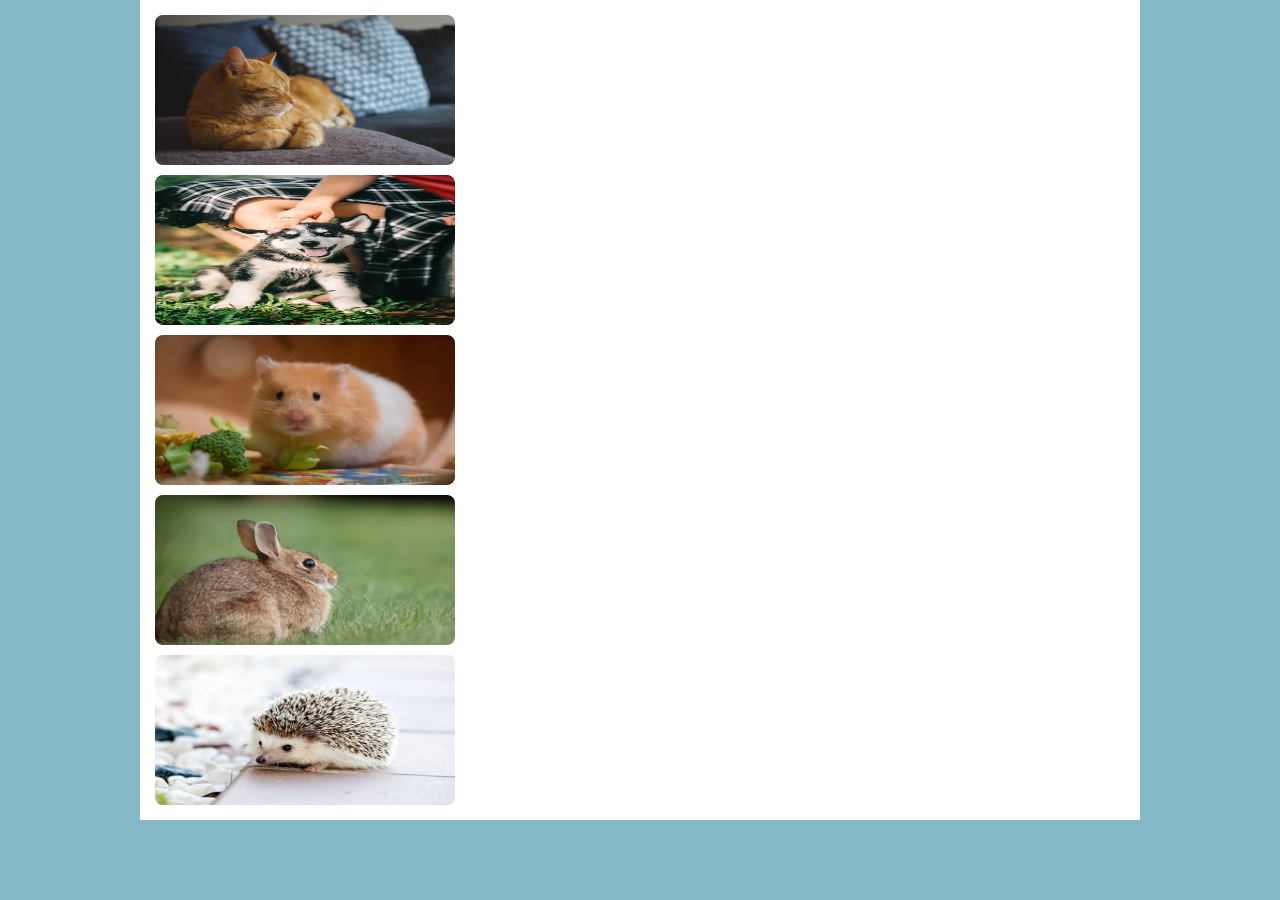
<file: index.html>
<!-- 본인 이름, 사진, 관심사 리스트 -->
 <!DOCTYPE html>
<html lang="ko">
<head>
    <meta charset="UTF-8">
    <meta name="viewport" content="width=device-width, initial-scale=1.0">
    <title>자기소개 페이지</title>
    <link rel="stylesheet" href="style.css">
</head>
<body>
    <div class="container">
        <div class="left-container">
            <!-- 이미지넣기 -->
             <img src="사진1.jpg" alt="고양이">
             <img src="사진2.jpg" alt="강아지">
             <img src="사진3.jpg" alt="햄스터">
             <img src="사진4.jpg" alt="토끼">
             <img src="사진5.jpg" alt="고슴도치">

        </div>

        <div class="right-container">
            <!-- 자기소개적기 -->

        </div>
    </div>


</body>
</file>
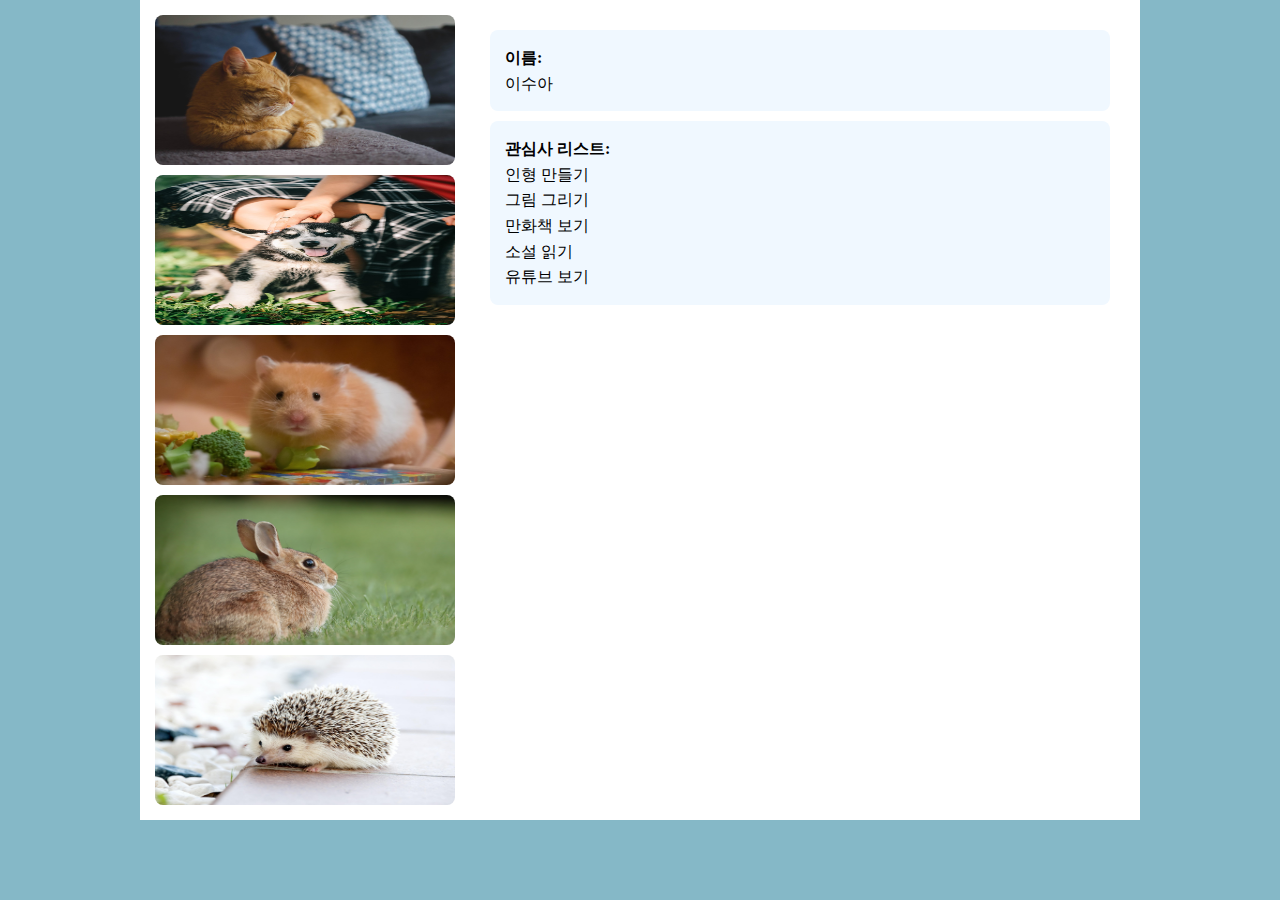
<file: html-css/index.html>
<!-- 본인 이름, 사진, 관심사 리스트 -->
<!-- git경로 다시 설정, 코드 정렬, 클래스 줄이기 -->
 <!DOCTYPE html>
<html lang="ko">
<head>
    <meta charset="UTF-8">
    <meta name="viewport" content="width=device-width, initial-scale=1.0">
    <title>자기소개 페이지</title>
    <link rel="stylesheet" href="style.css">
</head>
<body>
    <div class="container">
        <div class="left-container">
            <!-- 이미지넣기 -->
             <img src="사진1.jpg" alt="고양이">
             <img src="사진2.jpg" alt="강아지">
             <img src="사진3.jpg" alt="햄스터">
             <img src="사진4.jpg" alt="토끼">
             <img src="사진5.jpg" alt="고슴도치">

        </div>


        <div class="right-container">
            <!-- 자기소개적기 -->
            <!-- info box를 만들어서 css코드 중복 작성X -->
             <div class="name-containe info-box">
                <p><strong>이름:</strong><br>이수아
                </p>
             </div>

             <div class="interest-container info-box">
                <p><strong>관심사 리스트:</strong><br>
                인형 만들기<br>
                그림 그리기<br>
                만화책 보기<br>
                소설 읽기<br>
                유튜브 보기
                </p>
            </div>

        </div>
    </div>


</body>
</file>
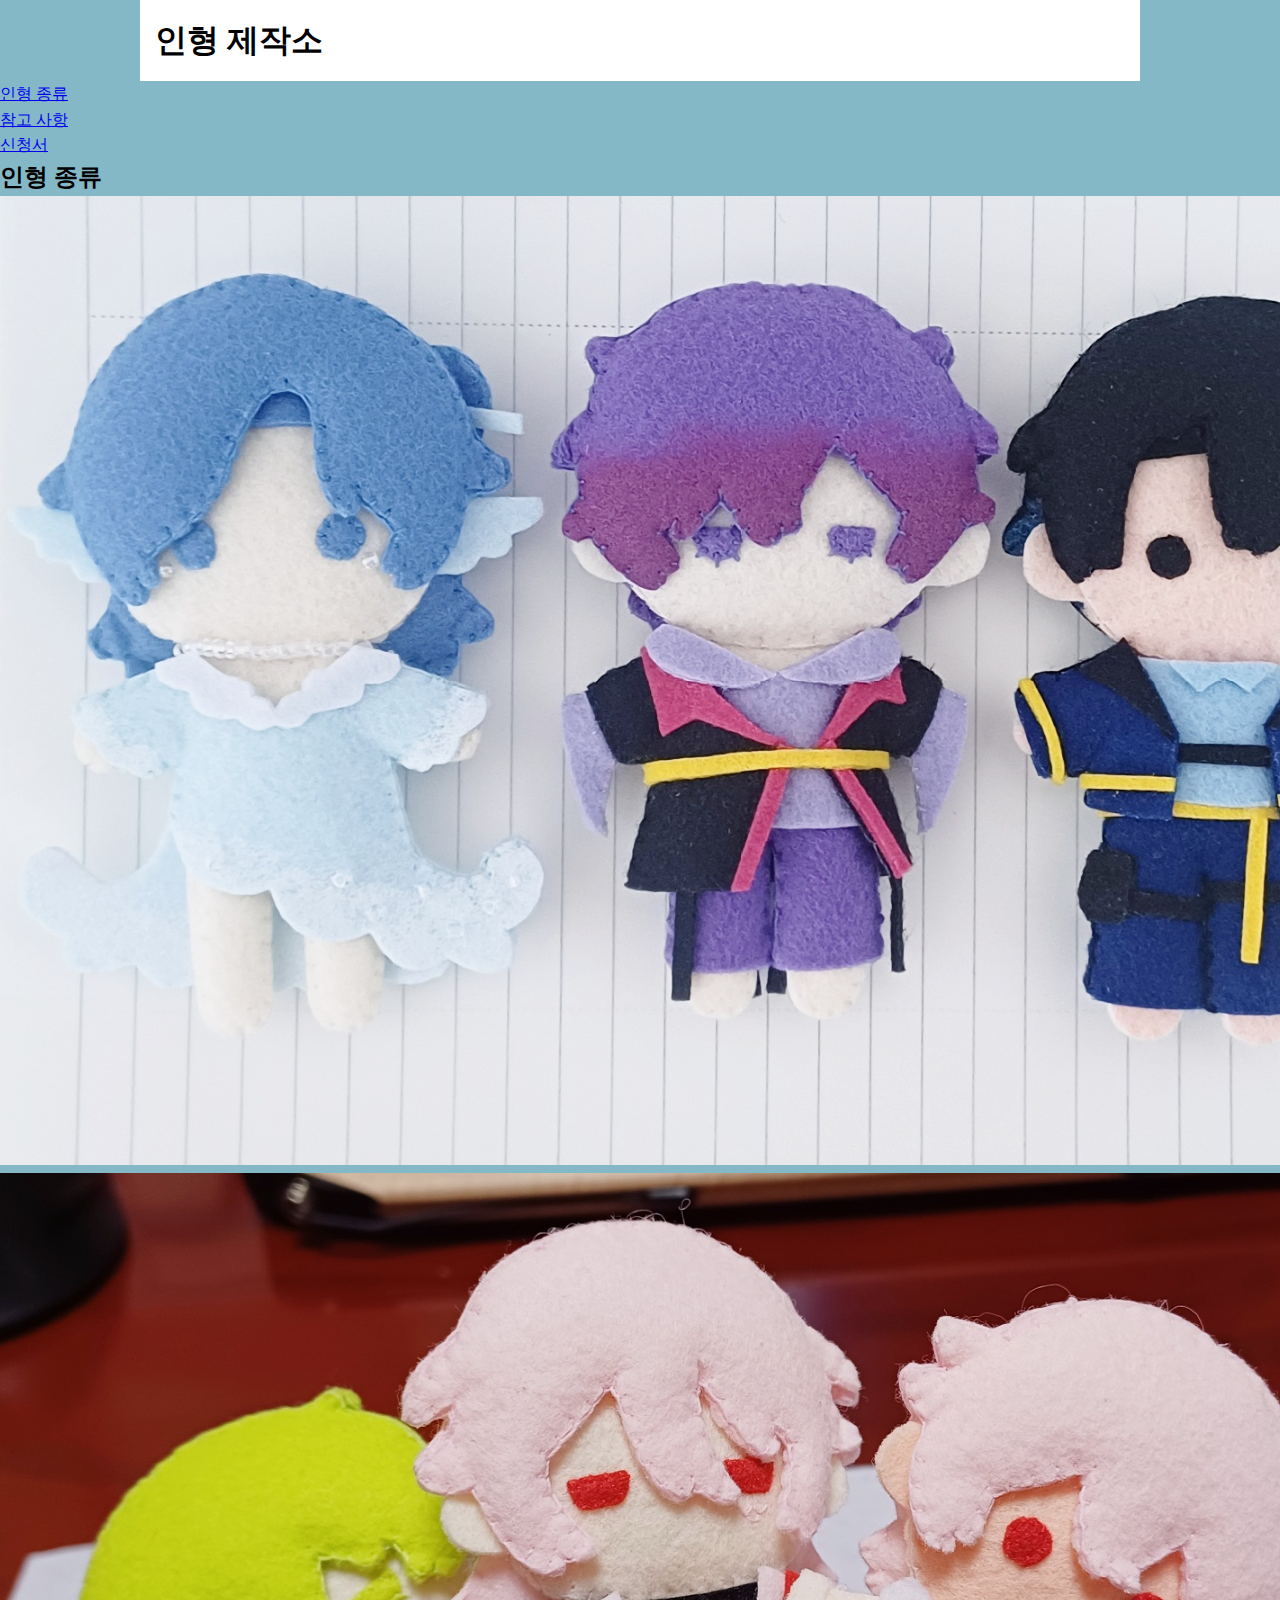
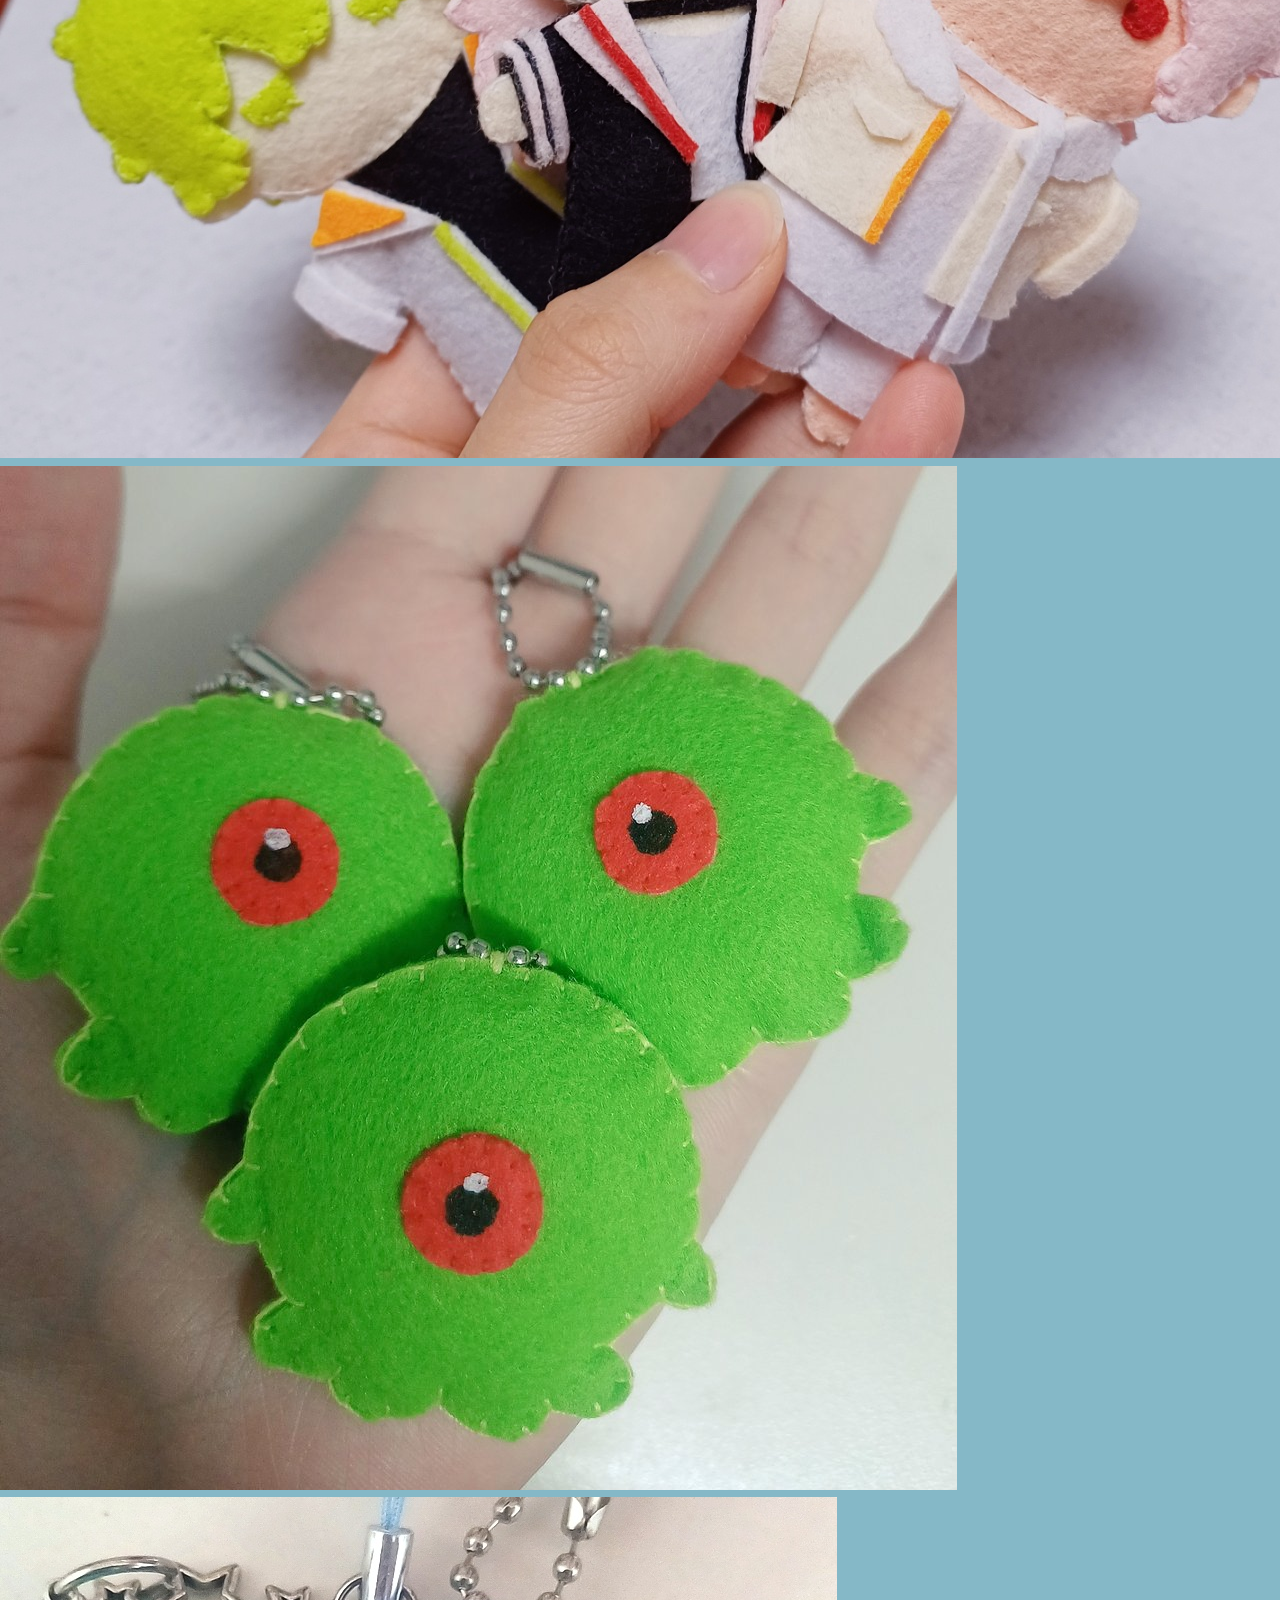
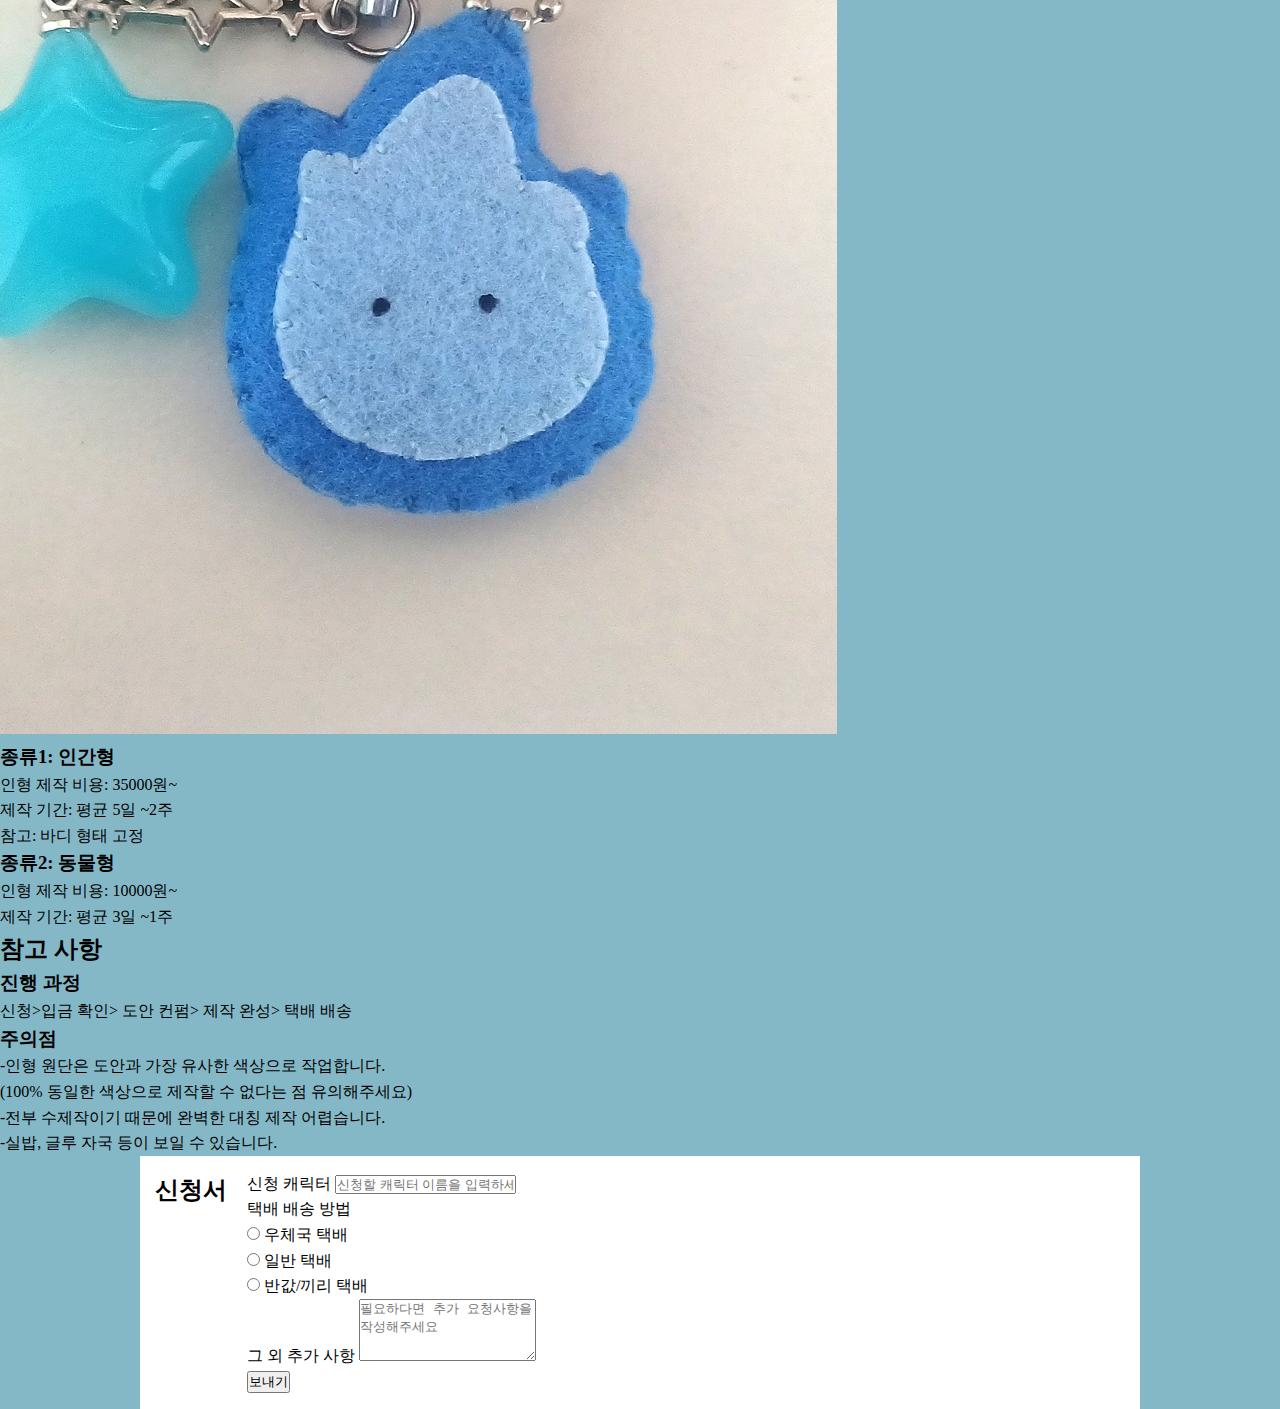
<file: homepage.html>
<!DOCTYPE html>
<html lang="ko">
<head>
    <meta charset="UTF-8">
    <meta name="viewport" content="width=device-width, initial-scale=1.0">
    <title>인형 제작소</title>
    <link rel="stylesheet" href="style.css">
</head>
<body>
    <header>
        <div class="container">
            <h1 class="header-title">인형 제작소</h1>
        </div>
        <nav>
            <ul class="nav-list">
                <li class="nav-item"><a href="#doll-type" class="nav-link">인형 종류</a></li>
                <li class="nav-item"><a href="#detail" class="nav-link">참고 사항</a></li>
                <li class="nav-item"><a href="#contact" class="nav-link">신청서</a></li>
            </ul>
        </nav>
    </header>

    <div class="main-container">
        <main>
            <section id="doll-type" class="doll-type">
                <h2 class="section-title">인형 종류</h2>

                <div class="item-image">
                    <img src="item1.jpg" alt="상품1" />
                    <img src="item2.jpg" alt="상품2" />
                    <img src="item3.jpg" alt="상품3" />
                    <img src="item4.jpg" alt="상품4" />
                </div>
                <section class="parent-container">
                <article class="post">
                    <h3 class="post-title">종류1: 인간형</h3>                    
                    <div class="post-content">
                        <p>인형 제작 비용: 35000원~<br>
                        제작 기간: 평균 5일 ~2주<br>
                        참고: 바디 형태 고정
                        </p>
                    </div>
                </article>
                <article class="post">
                    <h3 class="post-title">종류2: 동물형</h3>                    
                    <div class="post-content">
                         <p>인형 제작 비용: 10000원~<br>
                        제작 기간: 평균 3일 ~1주
                        </p>
                    </div>
                </article>
                </section>
            </section>
        </main>
    </div>

    <div class="main-container">
            <section id="detail" class="detail">
                <h2 class="section-title">참고 사항</h2>
                <article class="post">
                     <h3 class="post-title">진행 과정</h3>
                        <p>신청>입금 확인> 도안 컨펌> 제작 완성> 택배 배송</p>
                </article>
                <article class="post">
                     <h3 class="post-title">주의점</h3>
                        <p>-인형 원단은 도안과 가장 유사한 색상으로 작업합니다.<br>
                        (100% 동일한 색상으로 제작할 수 없다는 점 유의해주세요)<br>
                    -전부 수제작이기 때문에 완벽한 대칭 제작 어렵습니다.<br>
                    -실밥, 글루 자국 등이 보일 수 있습니다.</p>
                </article>
                
            </section>        
    </div>
  

        <section id="contact" class="contact">
        <div class="container">
            <h2 class="section-title">신청서</h2>
            <form action="#" method="post" class="contact-form">
                <div class="form-group">
                    <label for="name" class="form-label">신청 캐릭터</label>
                    <input type="text" id="name" name="name" class="form-input" required placeholder="신청할 캐릭터 이름을 입력하세요">
                </div>
                
                <div class="form-group">
                <label class="form-label">택배 배송 방법</label>
                <div>
                    <label>
                    <input type="radio" name="delivery" value="우체국 택배" required>
                    우체국 택배
                    </label>
                </div>
                <div>
                    <label>
                    <input type="radio" name="delivery" value="일반 택배">
                    일반 택배
                    </label>
                </div>
                <div>
                    <label>
                    <input type="radio" name="delivery" value="반값/끼리 택배">
                    반값/끼리 택배
                    </label>
                </div>
                </div>
                
                <div class="form-group">
                    <label for="message" class="form-label">그 외 추가 사항</label>
                    <textarea id="message" name="message" rows="4" class="form-textarea" required placeholder="필요하다면 추가 요청사항을 작성해주세요"></textarea>
                </div>
                
                <button type="submit" class="btn-submit">보내기</button>
            </form>
        </div>
    </section>

</body>
</file>
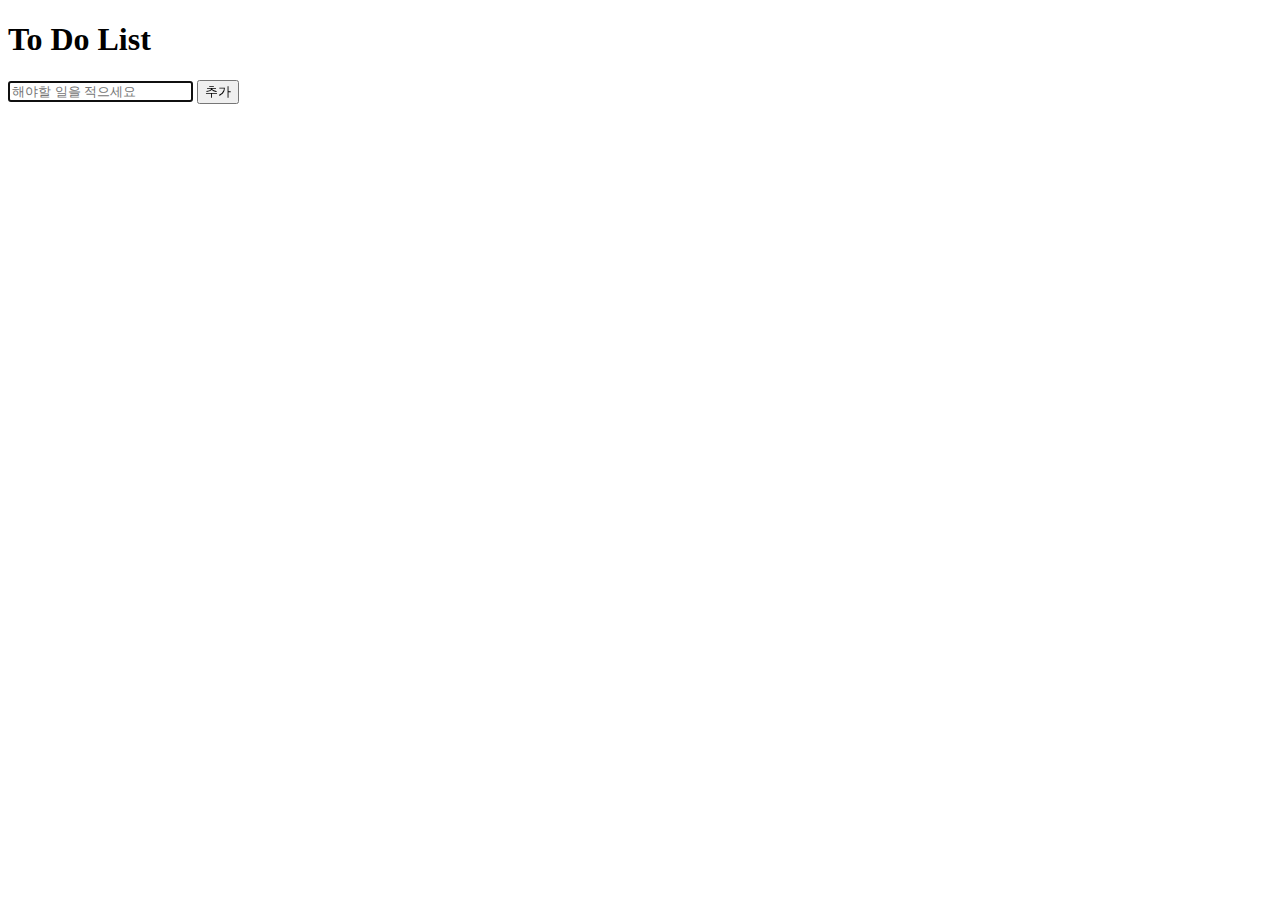
<file: js-basicsjs-basics/todo.html>
<!DOCTYPE html>
<html lang="kr">
  <head>
    <meta charset="UTF-8" />
    <meta name="viewport" content="width=device-width, initial-scale=1.0" />
    <title>To Do List</title>
    <script src="todo.js"></script>
  </head>
  <body>
    <!-- 입력창 + 추가 버튼 → 리스트에 항목 추가
        완료 버튼 → 항목 줄긋기 처리
        삭제 버튼 → 항목 삭제 -->
    <div>
      <h1>To Do List</h1>
      <input type="text" placeholder="해야할 일을 적으세요" autofocus />
      <button type="submit" id="submit-btn">추가</button>
      <ul id="todo-list">
      </ul>
    </div>
  </body>
</html>
</file>
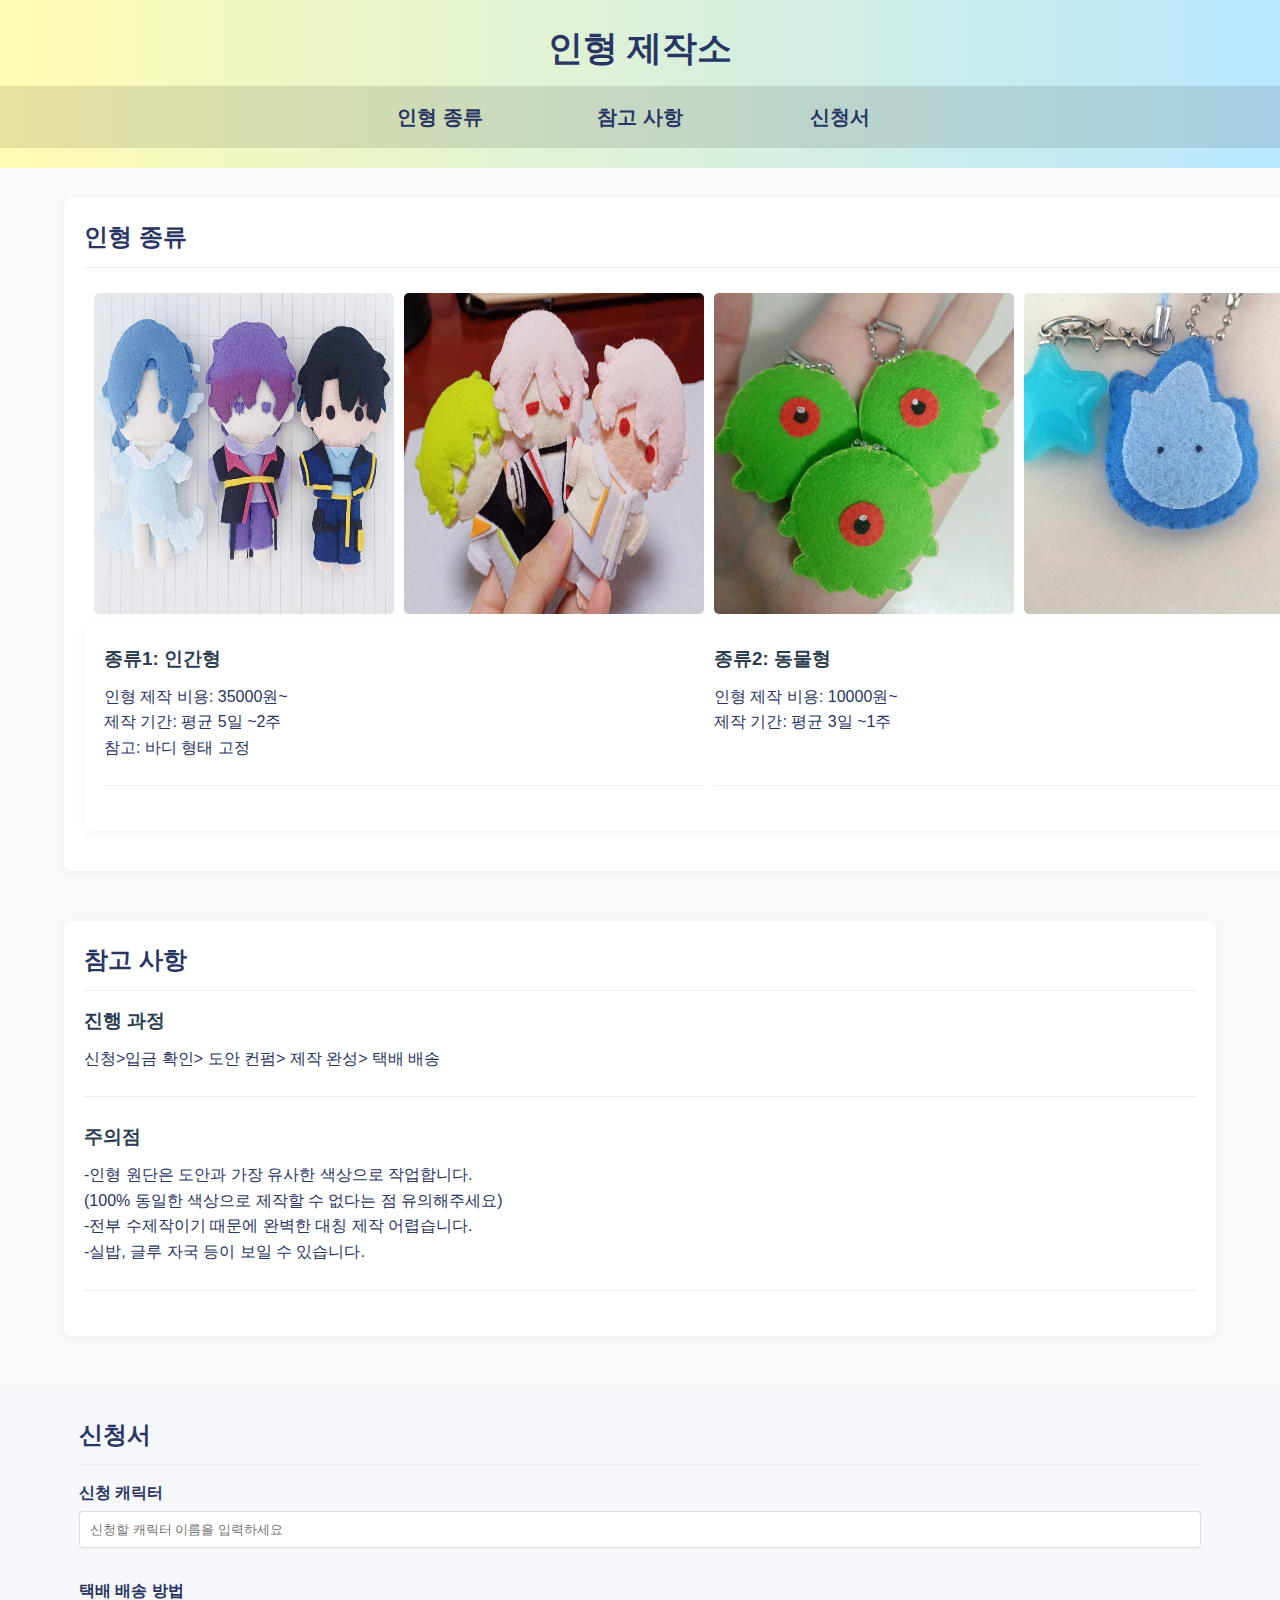
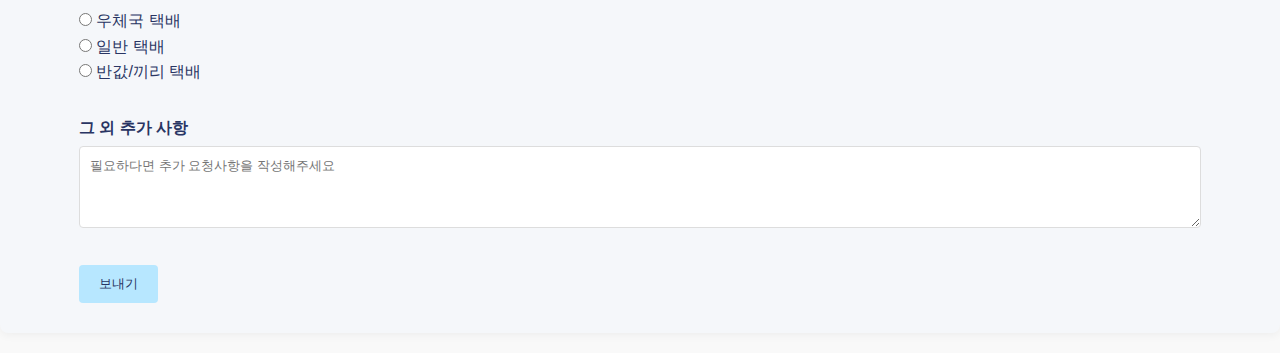
<file: 인형/homepage.html>
<!DOCTYPE html>
<html lang="ko">
<head>
    <meta charset="UTF-8">
    <meta name="viewport" content="width=device-width, initial-scale=1.0">
    <title>인형 제작소</title>
    <link rel="stylesheet" href="style1.css">
</head>
<body>
    <header>
        <div class="container">
            <h1 class="header-title">인형 제작소</h1>
        </div>
        <nav>
            <ul class="nav-list">
                <li class="nav-item"><a href="#doll-type" class="nav-link">인형 종류</a></li>
                <li class="nav-item"><a href="#detail" class="nav-link">참고 사항</a></li>
                <li class="nav-item"><a href="#contact" class="nav-link">신청서</a></li>
            </ul>
        </nav>
    </header>

    <div class="main-container">
        <main>
            <section id="doll-type" class="doll-type">
                <h2 class="section-title">인형 종류</h2>

                <div class="item-image">
                    <img src="item1.jpg" alt="상품1" />
                    <img src="item2.jpg" alt="상품2" />
                    <img src="item3.jpg" alt="상품3" />
                    <img src="item4.jpg" alt="상품4" />
                </div>
                <section class="parent-container">
                <article class="post">
                    <h3 class="post-title">종류1: 인간형</h3>                    
                    <div class="post-content">
                        <p>인형 제작 비용: 35000원~<br>
                        제작 기간: 평균 5일 ~2주<br>
                        참고: 바디 형태 고정
                        </p>
                    </div>
                </article>
                <article class="post">
                    <h3 class="post-title">종류2: 동물형</h3>                    
                    <div class="post-content">
                         <p>인형 제작 비용: 10000원~<br>
                        제작 기간: 평균 3일 ~1주
                        </p>
                    </div>
                </article>
                </section>
            </section>
        </main>
    </div>

    <div class="main-container">
            <section id="detail" class="detail">
                <h2 class="section-title">참고 사항</h2>
                <article class="post">
                     <h3 class="post-title">진행 과정</h3>
                        <p>신청>입금 확인> 도안 컨펌> 제작 완성> 택배 배송</p>
                </article>
                <article class="post">
                     <h3 class="post-title">주의점</h3>
                        <p>-인형 원단은 도안과 가장 유사한 색상으로 작업합니다.<br>
                        (100% 동일한 색상으로 제작할 수 없다는 점 유의해주세요)<br>
                    -전부 수제작이기 때문에 완벽한 대칭 제작 어렵습니다.<br>
                    -실밥, 글루 자국 등이 보일 수 있습니다.</p>
                </article>
                
            </section>        
    </div>
  

        <section id="contact" class="contact">
        <div class="container">
            <h2 class="section-title">신청서</h2>
            <form action="#" method="post" class="contact-form">
                <div class="form-group">
                    <label for="name" class="form-label">신청 캐릭터</label>
                    <input type="text" id="name" name="name" class="form-input" required placeholder="신청할 캐릭터 이름을 입력하세요">
                </div>
                
                <div class="form-group">
                <label class="form-label">택배 배송 방법</label>
                <div>
                    <label>
                    <input type="radio" name="delivery" value="우체국 택배" required>
                    우체국 택배
                    </label>
                </div>
                <div>
                    <label>
                    <input type="radio" name="delivery" value="일반 택배">
                    일반 택배
                    </label>
                </div>
                <div>
                    <label>
                    <input type="radio" name="delivery" value="반값/끼리 택배">
                    반값/끼리 택배
                    </label>
                </div>
                </div>
                
                <div class="form-group">
                    <label for="message" class="form-label">그 외 추가 사항</label>
                    <textarea id="message" name="message" rows="4" class="form-textarea" required placeholder="필요하다면 추가 요청사항을 작성해주세요"></textarea>
                </div>
                
                <button type="submit" class="btn-submit">보내기</button>
            </form>
        </div>
    </section>

</body>
</file>
<file: style.css>
/* CSS Flexbox로 레이아웃 구성 (왼쪽 사진, 오른쪽 텍스트) */
* /*기본스타일초기화*/{
  margin: 0;
  padding: 0;
  box-sizing: border-box;
}

body/*전체 페이지 설정*/{
    color:black; /*글자색*/
    background-color: rgb(133, 184, 199); /*배경색*/
    line-height: 1.6;/*글자 줄 간격*/   
}
   

.container{
    background-color:rgb(255, 255, 255);
    width: 90%;
    max-width: 1000px;
    margin: auto;/*바깥쪽 여백*/
    padding: 15px; /*안쪽여백*/
    display: flex;/*이걸 넣어야 컨테이너들이 세로로 배치*/
    gap: 20px;
}

.left-container{
    display: flex;/*사진 너비 넘어가면 자동 줄바꿈*/
    flex-direction: column;/*사진 배치 세로 배치 방향 설정*/
    width: 300px;
    height: auto;
    gap:10px;
}

.left-container img{
    width: 100%;
    height: 150px;
    border-radius:8px; /* 모서리 둥글게 */

}

.right-container{
    display: flex;/*사진 너비 넘어가면 자동 줄바꿈*/
    flex-direction: column;/*사진 배치 세로 배치 방향 설정*/
    gap: 10px;
    flex: 1;/*남은 공간 모두 차지*/
    padding: 15px;
}

.info-box{
    background-color: aliceblue;
    padding:15px;
    border-radius: 8px;
}
</file>
<file: html-css/style.css>
/* CSS Flexbox로 레이아웃 구성 (왼쪽 사진, 오른쪽 텍스트) */
* /*기본스타일초기화*/{
  margin: 0;
  padding: 0;
  box-sizing: border-box;
}

body/*전체 페이지 설정*/{
    color:black; /*글자색*/
    background-color: rgb(133, 184, 199); /*배경색*/
    line-height: 1.6;/*글자 줄 간격*/   
}
   

.container{
    background-color:rgb(255, 255, 255);
    width: 90%;
    max-width: 1000px;
    margin: auto;/*바깥쪽 여백*/
    padding: 15px; /*안쪽여백*/
    display: flex;/*이걸 넣어야 컨테이너들이 세로로 배치*/
    gap: 20px;
}

.left-container{
    display: flex;/*사진 너비 넘어가면 자동 줄바꿈*/
    flex-direction: column;/*사진 배치 세로 배치 방향 설정*/
    width: 300px;
    height: auto;
    gap:10px;
}

.left-container img{
    width: 100%;
    height: 150px;
    border-radius:8px; /* 모서리 둥글게 */

}

.right-container{
    display: flex;/*사진 너비 넘어가면 자동 줄바꿈*/
    flex-direction: column;/*사진 배치 세로 배치 방향 설정*/
    gap: 10px;
    flex: 1;/*남은 공간 모두 차지*/
    padding: 15px;
}

.info-box{
    background-color: aliceblue;
    padding:15px;
    border-radius: 8px;
}
</file>
<file: 인형/style1.css>
/* 기본 스타일 초기화 */
* {
    margin: 0;
    padding: 0;
    box-sizing: border-box;
}

/* 기본 스타일 */
body {
    font-family: 'Arial', sans-serif;
    line-height: 1.6;
    color: #293563;
    background-color: #f9f9f9;
}

.container {
    width: 90%;
    max-width: 1200px;
    margin: 0 auto;
    padding: 0 15px;
}

img {
    max-width: 100%;
    height: auto;
}

a {
    color: #293563;
    text-decoration: none;
}

header {
    background: linear-gradient(to right, #fffbb3, #b7e7ff);
    color: #293563;
    padding: 20px 0;
    text-align: center;
}

.header-title {
    font-size: 2.2rem;
    margin-bottom: 10px;
}

nav {
    background-color: rgba(0,0,0,0.1);
    padding: 10px 0;
}

.nav-list {
    display: grid;
    grid-template-columns: repeat(3, 1fr);
    list-style: none;
    justify-items: center;
    max-width: 600px;
    margin: 0 auto;
    font-size: 20px;
}

.nav-item {
    margin: 0 15px;
}

.nav-link {
    color: #293563;
    font-weight: bold;
    padding: 5px 10px;
    display: block;
}

.nav-link:hover,
.active {
    background-color: rgba(49, 203, 230, 0.209);
    border-radius: 3px;
}

/* 메인 컨테이너 레이아웃 - 그리드 사용 */
.main-container {
    display: grid;
    gap: 20px;
    margin: 30px auto;
    width: 90%;
    max-width: 1200px;
}

main {
    min-width: auto;
}

aside {
    min-width: auto;
}

section {
    background-color: white;
    border-radius: 8px;
    box-shadow: 0 2px 10px rgba(0,0,0,0.05);
    padding: 20px;
    margin-bottom: 20px;
}

.section-title {
    color: #293563;
    margin-bottom: 15px;
    padding-bottom: 10px;
    border-bottom: 1px solid #eee;
}

.item-image {
  display: flex;          
  overflow-x: auto;       
  gap: 10px;              
  padding: 10px;
  scroll-behavior: smooth; }

.item-image img{
  width: 300px;          
  height: auto;
  flex-shrink: 0;        
  border-radius: 5px;
  cursor: pointer;
}

.parent-container {
  display: flex;
  gap: 10px;       
  justify-content: space-between; }

.post {
    flex:1;
    margin-bottom: 25px;
    border-bottom: 1px solid #eee;
    padding-bottom: 25px;
}

.post-title {
    margin-bottom: 10px;
    color: #2c3e50;
}

.post-content {
    display: grid;
    grid-template-columns: 1fr;
    gap: 15px;
}

.contact {
    background-color: #f5f7fa;
    padding: 30px 0;
}

.contact-form {
    display: grid;
    grid-template-columns: 1fr;
    gap: 15px;
}

.form-group {
    margin-bottom: 15px;
}

.form-label {
    display: block;
    margin-bottom: 5px;
    font-weight: bold;
}

.form-input {
    width: 100%;
    padding: 10px;
    border: 1px solid #ddd;
    border-radius: 4px;
    font-family: inherit;
}

.form-textarea {
    width: 100%;
    padding: 10px;
    border: 1px solid #ddd;
    border-radius: 4px;
    font-family: inherit;
}

.btn-submit {
    padding: 10px 20px;
    background-color: #b7e7ff;
    color: #293563;
    border: none;
    border-radius: 4px;
    cursor: pointer;
    justify-self: start;
}

.btn-submit:hover {
    background-color: #fffbb3;
}
</file>
